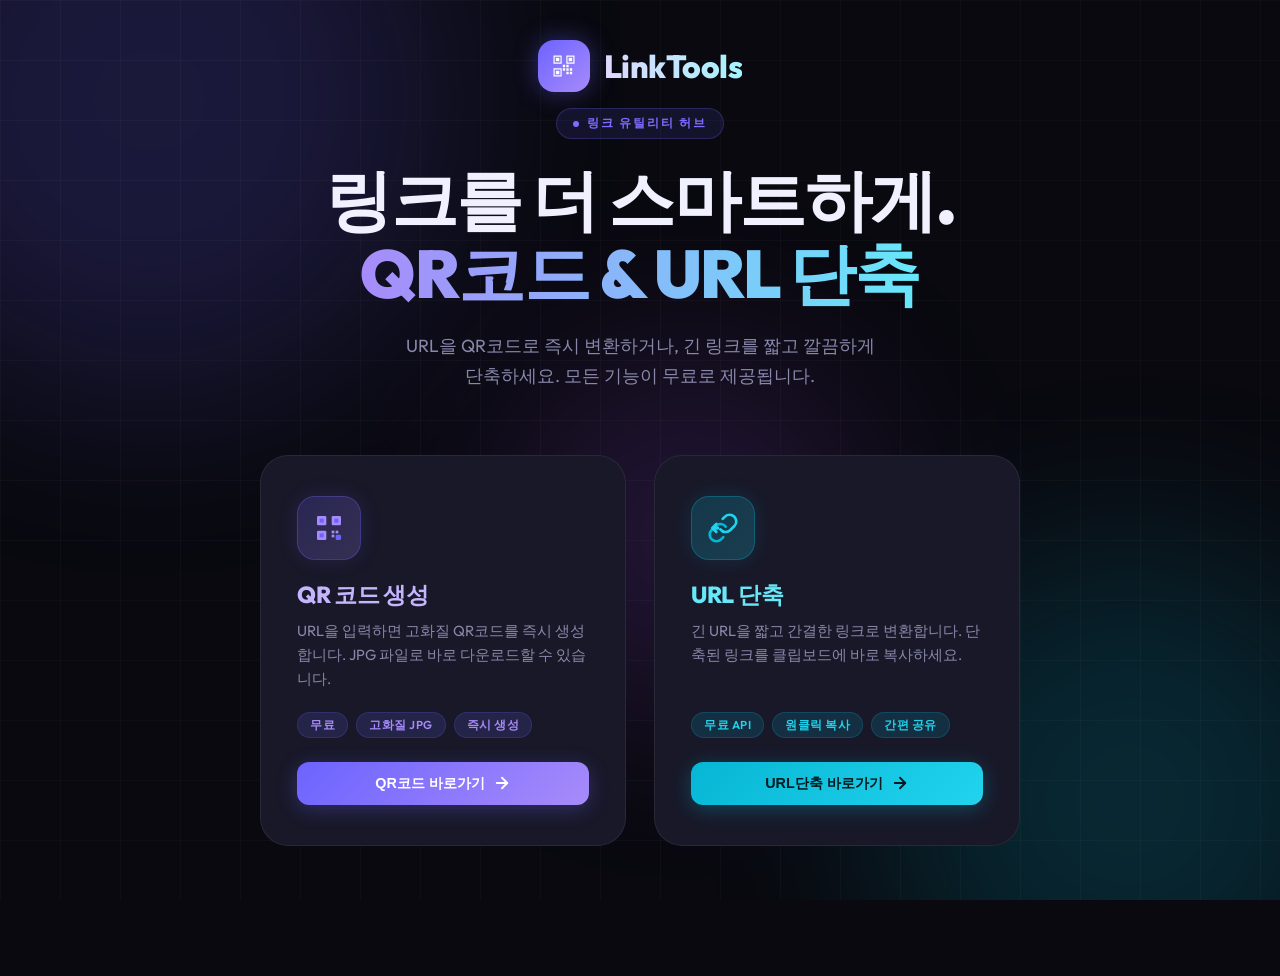
<file: index.html>
<!DOCTYPE html>
<html lang="ko">
<head>
  <meta charset="UTF-8">
  <meta name="viewport" content="width=device-width, initial-scale=1.0">
  <title>LinkTools — QR코드 & URL 단축 허브</title>
  <meta name="description" content="QR코드 생성과 URL 단축을 한 곳에서. 빠르고 간편한 링크 도구 허브.">
  <link rel="preconnect" href="https://fonts.googleapis.com">
  <link rel="preconnect" href="https://fonts.gstatic.com" crossorigin>
  <link href="https://fonts.googleapis.com/css2?family=Outfit:wght@300;400;500;600;700;800;900&display=swap" rel="stylesheet">
  <style>
    *, *::before, *::after { box-sizing: border-box; margin: 0; padding: 0; }

    :root {
      --clr-bg: #09090f;
      --clr-surface: #12121e;
      --clr-card: #181828;
      --clr-border: rgba(255,255,255,0.07);
      --clr-text: #f0f0ff;
      --clr-muted: #8888aa;
      --clr-qr-from: #6c63ff;
      --clr-qr-to: #a78bfa;
      --clr-url-from: #06b6d4;
      --clr-url-to: #22d3ee;
      --clr-accent: #7c6cff;
    }

    html, body {
      height: 100%;
      font-family: 'Outfit', sans-serif;
      background: var(--clr-bg);
      color: var(--clr-text);
      overflow-x: hidden;
    }

    /* ── Animated BG ── */
    .bg-canvas {
      position: fixed; inset: 0; z-index: 0; overflow: hidden; pointer-events: none;
    }
    .orb {
      position: absolute; border-radius: 50%; filter: blur(100px); opacity: 0.18;
      animation: drift 14s ease-in-out infinite alternate;
    }
    .orb-1 { width: 600px; height: 600px; background: #6c63ff; top: -200px; left: -150px; animation-duration: 12s; }
    .orb-2 { width: 500px; height: 500px; background: #06b6d4; bottom: -150px; right: -100px; animation-duration: 16s; }
    .orb-3 { width: 350px; height: 350px; background: #a855f7; top: 40%; left: 40%; animation-duration: 10s; }

    @keyframes drift {
      from { transform: translate(0, 0) scale(1); }
      to   { transform: translate(40px, 30px) scale(1.08); }
    }

    /* ── Grid noise overlay ── */
    .bg-grid {
      position: fixed; inset: 0; z-index: 0; pointer-events: none;
      background-image:
        linear-gradient(rgba(255,255,255,0.025) 1px, transparent 1px),
        linear-gradient(90deg, rgba(255,255,255,0.025) 1px, transparent 1px);
      background-size: 60px 60px;
    }

    /* ── Layout ── */
    .page {
      position: relative; z-index: 1;
      min-height: 100vh;
      display: flex; flex-direction: column;
      align-items: center; justify-content: center;
      padding: 40px 20px;
    }

    /* ── Header ── */
    .site-header {
      display: flex; align-items: center; gap: 14px;
      margin-bottom: 16px;
    }
    .logo-icon {
      width: 52px; height: 52px; border-radius: 16px;
      background: linear-gradient(135deg, #6c63ff, #a78bfa);
      display: flex; align-items: center; justify-content: center;
      box-shadow: 0 0 24px rgba(108,99,255,0.4);
    }
    .logo-icon svg { width: 28px; height: 28px; fill: #fff; }

    .site-name {
      font-size: 2rem; font-weight: 800; letter-spacing: -0.5px;
      background: linear-gradient(90deg, #e0d8ff, #a5f3fc);
      -webkit-background-clip: text; -webkit-text-fill-color: transparent;
    }

    /* ── Hero ── */
    .hero {
      text-align: center;
      margin-bottom: 64px;
    }
    .hero-eyebrow {
      display: inline-flex; align-items: center; gap: 8px;
      font-size: 0.78rem; font-weight: 600; letter-spacing: 2px; text-transform: uppercase;
      color: var(--clr-accent);
      background: rgba(108,99,255,0.12);
      border: 1px solid rgba(108,99,255,0.25);
      border-radius: 100px; padding: 6px 16px;
      margin-bottom: 24px;
    }
    .hero-eyebrow span { width: 6px; height: 6px; border-radius: 50%; background: var(--clr-accent); display: block; animation: pulse 2s ease-in-out infinite; }
    @keyframes pulse { 0%,100%{opacity:1;transform:scale(1)} 50%{opacity:0.5;transform:scale(0.7)} }

    .hero-title {
      font-size: clamp(2.4rem, 6vw, 4.2rem);
      font-weight: 900; line-height: 1.1; letter-spacing: -1.5px;
      margin-bottom: 20px;
    }
    .hero-title .hl {
      background: linear-gradient(90deg, #a78bfa, #67e8f9);
      -webkit-background-clip: text; -webkit-text-fill-color: transparent;
    }
    .hero-sub {
      font-size: 1.1rem; color: var(--clr-muted); font-weight: 400; max-width: 480px; margin: 0 auto;
      line-height: 1.7;
    }

    /* ── Cards ── */
    .cards-grid {
      display: grid;
      grid-template-columns: repeat(auto-fit, minmax(300px, 1fr));
      gap: 28px;
      width: 100%; max-width: 760px;
    }

    .tool-card {
      position: relative; overflow: hidden;
      background: var(--clr-card);
      border: 1px solid var(--clr-border);
      border-radius: 28px;
      padding: 40px 36px;
      cursor: pointer;
      text-decoration: none; color: inherit;
      display: flex; flex-direction: column; align-items: flex-start; gap: 20px;
      transition: transform 0.3s cubic-bezier(.25,.8,.25,1), box-shadow 0.3s ease, border-color 0.3s ease;
    }
    .tool-card::before {
      content: '';
      position: absolute; inset: 0;
      background: var(--card-glow);
      opacity: 0;
      transition: opacity 0.4s ease;
      border-radius: inherit;
    }
    .tool-card:hover { transform: translateY(-8px); }
    .tool-card:hover::before { opacity: 1; }

    /* QR card */
    .card-qr {
      --card-glow: radial-gradient(ellipse at top left, rgba(108,99,255,0.12), transparent 70%);
    }
    .card-qr:hover { border-color: rgba(108,99,255,0.4); box-shadow: 0 24px 60px rgba(108,99,255,0.2); }

    /* URL card */
    .card-url {
      --card-glow: radial-gradient(ellipse at top left, rgba(6,182,212,0.12), transparent 70%);
    }
    .card-url:hover { border-color: rgba(6,182,212,0.4); box-shadow: 0 24px 60px rgba(6,182,212,0.2); }

    .card-icon-wrap {
      width: 64px; height: 64px; border-radius: 18px;
      display: flex; align-items: center; justify-content: center;
      flex-shrink: 0;
    }
    .card-qr .card-icon-wrap {
      background: linear-gradient(135deg, rgba(108,99,255,0.2), rgba(167,139,250,0.2));
      border: 1px solid rgba(108,99,255,0.3);
      box-shadow: 0 0 20px rgba(108,99,255,0.15);
    }
    .card-url .card-icon-wrap {
      background: linear-gradient(135deg, rgba(6,182,212,0.2), rgba(34,211,238,0.2));
      border: 1px solid rgba(6,182,212,0.3);
      box-shadow: 0 0 20px rgba(6,182,212,0.15);
    }
    .card-icon-wrap svg { width: 32px; height: 32px; }

    .card-content { flex: 1; }
    .card-title {
      font-size: 1.45rem; font-weight: 800; margin-bottom: 8px; letter-spacing: -0.3px;
    }
    .card-qr .card-title { color: #c4b5fd; }
    .card-url .card-title { color: #67e8f9; }

    .card-desc {
      font-size: 0.92rem; color: var(--clr-muted); line-height: 1.65;
    }

    .card-tags {
      display: flex; gap: 8px; flex-wrap: wrap;
    }
    .tag {
      font-size: 0.72rem; font-weight: 600; letter-spacing: 0.5px;
      border-radius: 100px; padding: 4px 12px;
    }
    .card-qr .tag { background: rgba(108,99,255,0.15); color: #a78bfa; border: 1px solid rgba(108,99,255,0.2); }
    .card-url .tag { background: rgba(6,182,212,0.15); color: #22d3ee; border: 1px solid rgba(6,182,212,0.2); }

    .card-cta {
      display: flex; align-items: center; gap: 8px;
      font-size: 0.9rem; font-weight: 700;
      padding: 12px 22px; border-radius: 12px; border: none; cursor: pointer;
      transition: all 0.25s ease; width: 100%; justify-content: center;
      margin-top: 4px;
    }
    .card-cta svg { width: 18px; height: 18px; transition: transform 0.25s ease; }
    .card-cta:hover svg { transform: translateX(4px); }

    .card-qr .card-cta {
      background: linear-gradient(135deg, #6c63ff, #a78bfa);
      color: #fff;
      box-shadow: 0 4px 20px rgba(108,99,255,0.3);
    }
    .card-qr .card-cta:hover { box-shadow: 0 8px 30px rgba(108,99,255,0.5); transform: scale(1.02); }

    .card-url .card-cta {
      background: linear-gradient(135deg, #06b6d4, #22d3ee);
      color: #001a20;
      box-shadow: 0 4px 20px rgba(6,182,212,0.3);
    }
    .card-url .card-cta:hover { box-shadow: 0 8px 30px rgba(6,182,212,0.5); transform: scale(1.02); }

    /* ── Footer ── */
    .footer {
      margin-top: 72px;
      text-align: center;
      font-size: 0.8rem;
      color: rgba(136,136,170,0.5);
      letter-spacing: 0.5px;
    }

    /* ── Shine animation on card ── */
    .tool-card::after {
      content: '';
      position: absolute;
      top: -50%; left: -75%;
      width: 50%; height: 200%;
      background: linear-gradient(90deg, transparent, rgba(255,255,255,0.04), transparent);
      transform: skewX(-20deg);
      transition: left 0.6s ease;
      pointer-events: none;
    }
    .tool-card:hover::after { left: 130%; }

    @media (max-width: 540px) {
      .hero-title { font-size: 2rem; }
      .tool-card { padding: 28px 24px; }
    }
  </style>
</head>
<body>
  <div class="bg-canvas">
    <div class="orb orb-1"></div>
    <div class="orb orb-2"></div>
    <div class="orb orb-3"></div>
  </div>
  <div class="bg-grid"></div>

  <div class="page">
    <!-- Header -->
    <header class="site-header">
      <div class="logo-icon">
        <svg viewBox="0 0 24 24" xmlns="http://www.w3.org/2000/svg">
          <path d="M3 3h7v7H3V3zm1 1v5h5V4H4zm1 1h3v3H5V5zM14 3h7v7h-7V3zm1 1v5h5V4h-5zm1 1h3v3h-3V5zM3 14h7v7H3v-7zm1 1v5h5v-5H4zm1 1h3v3H5v-3zM14 14h2v2h-2v-2zm3 0h2v2h-2v-2zm-3 3h2v2h-2v-2zm3 0h2v2h-2v-2zm-6-6h2v2h-2v-2zm3 0h2v2h-2v-2zm-3 3h2v2h-2v-2zm6 0h2v2h-2v-2z"/>
        </svg>
      </div>
      <span class="site-name">LinkTools</span>
    </header>

    <!-- Hero -->
    <section class="hero">
      <div class="hero-eyebrow">
        <span></span>링크 유틸리티 허브
      </div>
      <h1 class="hero-title">
        링크를 더 스마트하게.<br>
        <span class="hl">QR코드 &amp; URL 단축</span>
      </h1>
      <p class="hero-sub">URL을 QR코드로 즉시 변환하거나, 긴 링크를 짧고 깔끔하게 단축하세요. 모든 기능이 무료로 제공됩니다.</p>
    </section>

    <!-- Tool Cards -->
    <div class="cards-grid">

      <!-- QR 코드 카드 -->
      <a href="url2qr/index.html" class="tool-card card-qr" id="btn-qr" aria-label="QR코드 생성기로 이동">
        <div class="card-icon-wrap">
          <svg viewBox="0 0 24 24" fill="none" xmlns="http://www.w3.org/2000/svg">
            <rect x="3" y="3" width="7" height="7" rx="1" fill="#a78bfa"/>
            <rect x="5" y="5" width="3" height="3" fill="#6c63ff"/>
            <rect x="14" y="3" width="7" height="7" rx="1" fill="#a78bfa"/>
            <rect x="16" y="5" width="3" height="3" fill="#6c63ff"/>
            <rect x="3" y="14" width="7" height="7" rx="1" fill="#a78bfa"/>
            <rect x="5" y="16" width="3" height="3" fill="#6c63ff"/>
            <rect x="14" y="14" width="2" height="2" fill="#a78bfa"/>
            <rect x="17" y="14" width="2" height="2" fill="#a78bfa"/>
            <rect x="14" y="17" width="2" height="2" fill="#a78bfa"/>
            <rect x="17" y="17" width="4" height="4" rx="1" fill="#6c63ff"/>
          </svg>
        </div>
        <div class="card-content">
          <div class="card-title">QR 코드 생성</div>
          <p class="card-desc">URL을 입력하면 고화질 QR코드를 즉시 생성합니다. JPG 파일로 바로 다운로드할 수 있습니다.</p>
        </div>
        <div class="card-tags">
          <span class="tag">무료</span>
          <span class="tag">고화질 JPG</span>
          <span class="tag">즉시 생성</span>
        </div>
        <button class="card-cta" onclick="event.preventDefault(); window.location.href='url2qr/index.html'">
          QR코드 바로가기
          <svg viewBox="0 0 24 24" fill="none" stroke="currentColor" stroke-width="2.5" stroke-linecap="round" stroke-linejoin="round">
            <line x1="5" y1="12" x2="19" y2="12"/><polyline points="12 5 19 12 12 19"/>
          </svg>
        </button>
      </a>

      <!-- URL 단축 카드 -->
      <a href="urlShort/index.html" class="tool-card card-url" id="btn-url" aria-label="URL 단축기로 이동">
        <div class="card-icon-wrap">
          <svg viewBox="0 0 24 24" fill="none" xmlns="http://www.w3.org/2000/svg">
            <path d="M10 13a5 5 0 0 0 7.54.54l3-3a5 5 0 0 0-7.07-7.07l-1.72 1.71" stroke="#22d3ee" stroke-width="2" stroke-linecap="round" stroke-linejoin="round"/>
            <path d="M14 11a5 5 0 0 0-7.54-.54l-3 3a5 5 0 0 0 7.07 7.07l1.71-1.71" stroke="#06b6d4" stroke-width="2" stroke-linecap="round" stroke-linejoin="round"/>
            <line x1="8" y1="12" x2="5" y2="12" stroke="#22d3ee" stroke-width="2.5" stroke-linecap="round"/>
            <polyline points="7 9 4 12 7 15" stroke="#22d3ee" stroke-width="2" stroke-linecap="round" stroke-linejoin="round"/>
          </svg>
        </div>
        <div class="card-content">
          <div class="card-title">URL 단축</div>
          <p class="card-desc">긴 URL을 짧고 간결한 링크로 변환합니다. 단축된 링크를 클립보드에 바로 복사하세요.</p>
        </div>
        <div class="card-tags">
          <span class="tag">무료 API</span>
          <span class="tag">원클릭 복사</span>
          <span class="tag">간편 공유</span>
        </div>
        <button class="card-cta" onclick="event.preventDefault(); window.location.href='urlShort/index.html'">
          URL단축 바로가기
          <svg viewBox="0 0 24 24" fill="none" stroke="currentColor" stroke-width="2.5" stroke-linecap="round" stroke-linejoin="round">
            <line x1="5" y1="12" x2="19" y2="12"/><polyline points="12 5 19 12 12 19"/>
          </svg>
        </button>
      </a>

    </div>

    <footer class="footer">
      <p>© 2026 LinkTools — 무료 링크 유틸리티 서비스</p>
    </footer>
  </div>
</body>
</html>
</file>
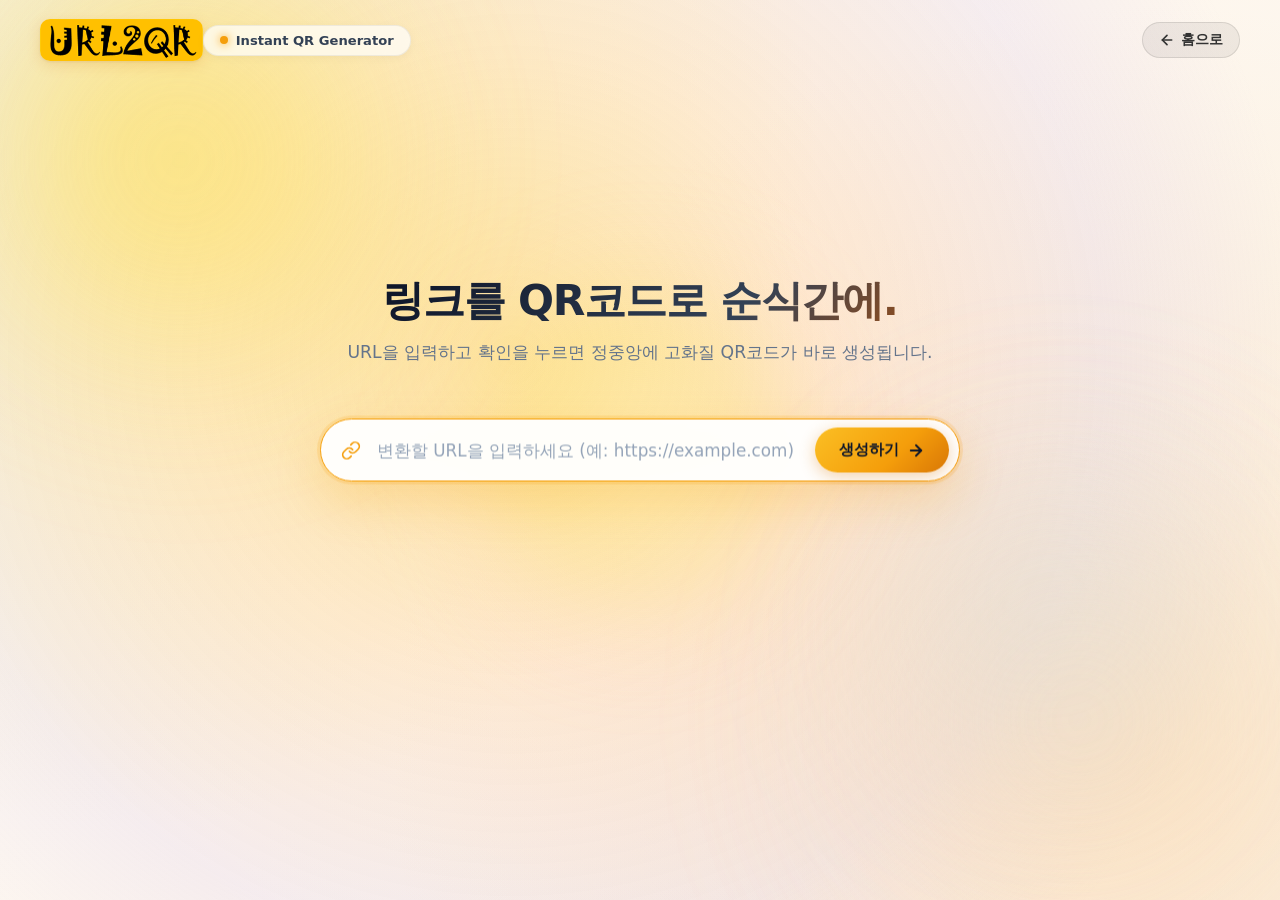
<file: url2qr/index.html>
<!DOCTYPE html>
<html lang="ko">
<head>
  <meta charset="UTF-8">
  <meta name="viewport" content="width=device-width, initial-scale=1.0">
  <title>URL2QR - 빠르고 간편한 QR코드 생성기</title>
  <meta name="description" content="URL을 입력하면 정중앙에 고화질 QR코드를 즉시 생성하고 JPG로 바로 다운로드할 수 있는 웹 서비스">
  
  <!-- Favicon -->
  <link rel="icon" type="image/png" href="img/logo.png">
  
  <!-- Google Fonts -->
  <link rel="preconnect" href="https://fonts.googleapis.com">
  <link rel="preconnect" href="https://fonts.gstatic.com" crossorigin>
  <link href="https://fonts.googleapis.com/css2?family=Pretendard:wght@300;400;500;600;700;800&family=Outfit:wght@400;600;700;800&display=swap" rel="stylesheet">
  
  <!-- Stylesheet -->
  <link rel="stylesheet" href="css/style.css">
</head>
<body class="state-initial">
  <!-- Interactive Dynamic Background for Light Theme & Cursor Interaction -->
  <div class="interactive-bg" id="interactiveBg">
    <div class="gradient-layer base-gradient"></div>
    <div class="gradient-layer dynamic-mesh" id="dynamicMesh"></div>
    <div class="cursor-spotlight" id="cursorSpotlight"></div>
    <div class="ambient-orb orb-yellow"></div>
    <div class="ambient-orb orb-peach"></div>
    <div class="ambient-orb orb-sky"></div>
  </div>

  <!-- Header: 상단 좌측 로고 -->
  <header class="app-header">
    <a href="#" class="brand-link" id="logoResetBtn" title="새로 만들기 / 초기화">
      <img src="img/logo.png" alt="URL2QR Logo" class="brand-logo">
    </a>
    <div class="header-badge">
      <span class="badge-dot"></span>
      <span class="badge-text">Instant QR Generator</span>
    </div>
    <a href="../index.html" class="home-nav-btn" style="margin-left: auto; display: inline-flex; align-items: center; gap: 6px; padding: 8px 16px; border-radius: 100px; background: rgba(0,0,0,0.06); border: 1px solid rgba(0,0,0,0.1); color: #333; text-decoration: none; font-size: 0.85rem; font-weight: 600; cursor: pointer; transition: all 0.2s;">
      <svg viewBox="0 0 24 24" fill="none" stroke="currentColor" stroke-width="2.5" stroke-linecap="round" stroke-linejoin="round" style="width:16px; height:16px;"><line x1="19" y1="12" x2="5" y2="12"/><polyline points="12 19 5 12 12 5"/></svg>
      홈으로
    </a>
  </header>

  <!-- Main Container -->
  <main class="app-main">
    
    <!-- Hero Text (초기 화면에서 안내) -->
    <section class="hero-intro" id="heroIntro">
      <h1 class="hero-title">링크를 QR코드로 순식간에.</h1>
      <p class="hero-subtitle">URL을 입력하고 확인을 누르면 정중앙에 고화질 QR코드가 바로 생성됩니다.</p>
    </section>

    <!-- 중앙 QR 코드 표시 영역 (생성 후 등장) -->
    <section class="qr-stage" id="qrStage" aria-label="생성된 QR 코드">
      <div class="qr-card" id="qrCard" role="button" tabindex="0" title="클릭하여 JPG 다운로드">
        
        <!-- QR 코드 렌더링 컨테이너 -->
        <div class="qr-code-wrapper" id="qrCodeContainer"></div>
        
        <!-- 호버 오버레이 (JPG 다운로드 안내) -->
        <div class="qr-hover-overlay">
          <div class="overlay-icon">
            <svg width="28" height="28" viewBox="0 0 24 24" fill="none" stroke="currentColor" stroke-width="2.5" stroke-linecap="round" stroke-linejoin="round">
              <path d="M21 15v4a2 2 0 0 1-2 2H5a2 2 0 0 1-2-2v-4"/>
              <polyline points="7 10 12 15 17 10"/>
              <line x1="12" y1="15" x2="12" y2="3"/>
            </svg>
          </div>
          <span class="overlay-text">클릭하여 JPG 다운로드</span>
        </div>

        <!-- 카드 하단 정보 뱃지 -->
        <div class="qr-footer-hint">
          <span class="click-chip">
            <svg width="14" height="14" viewBox="0 0 24 24" fill="none" stroke="currentColor" stroke-width="2.5">
              <path d="M21 15v4a2 2 0 0 1-2 2H5a2 2 0 0 1-2-2v-4"/>
              <polyline points="7 10 12 15 17 10"/>
              <line x1="12" y1="15" x2="12" y2="3"/>
            </svg>
            클릭하여 JPG 저장
          </span>
          <span class="qr-target-url" id="qrDisplayUrl"></span>
        </div>
      </div>
    </section>

    <!-- 인터랙티브 URL 입력 바 (중앙 -> 하단으로 이동) -->
    <section class="url-input-dock" id="inputDock">
      <form class="url-form" id="urlForm" autocomplete="off" onsubmit="return false;">
        <div class="input-glow-border">
          <div class="input-icon-left">
            <svg width="20" height="20" viewBox="0 0 24 24" fill="none" stroke="currentColor" stroke-width="2" stroke-linecap="round" stroke-linejoin="round">
              <path d="M10 13a5 5 0 0 0 7.54.54l3-3a5 5 0 0 0-7.07-7.07l-1.72 1.71"/>
              <path d="M14 11a5 5 0 0 0-7.54-.54l-3 3a5 5 0 0 0 7.07 7.07l1.71-1.71"/>
            </svg>
          </div>
          
          <input 
            type="text" 
            id="urlInput" 
            class="url-input" 
            placeholder="변환할 URL을 입력하세요 (예: https://example.com)" 
            aria-label="URL 입력"
            autofocus
          >

          <button type="button" class="btn-clear" id="btnClear" aria-label="입력 지우기" title="지우기">
            <svg width="16" height="16" viewBox="0 0 24 24" fill="none" stroke="currentColor" stroke-width="2.5">
              <line x1="18" y1="6" x2="6" y2="18"></line>
              <line x1="6" y1="6" x2="18" y2="18"></line>
            </svg>
          </button>

          <button type="submit" class="btn-submit" id="btnSubmit">
            <span class="btn-text">생성하기</span>
            <svg class="btn-icon" width="18" height="18" viewBox="0 0 24 24" fill="none" stroke="currentColor" stroke-width="2.5" stroke-linecap="round" stroke-linejoin="round">
              <line x1="5" y1="12" x2="19" y2="12"></line>
              <polyline points="12 5 19 12 12 19"></polyline>
            </svg>
          </button>
        </div>
        <div class="input-feedback" id="inputFeedback"></div>
      </form>
    </section>

  </main>

  <!-- 토스트 알림 메시지 -->
  <div class="toast-notification" id="toastNotification" role="alert" aria-live="assertive">
    <div class="toast-icon">
      <svg width="20" height="20" viewBox="0 0 24 24" fill="none" stroke="currentColor" stroke-width="2.5" stroke-linecap="round" stroke-linejoin="round">
        <polyline points="20 6 9 17 4 12"></polyline>
      </svg>
    </div>
    <span class="toast-message" id="toastMessage">QR 코드가 JPG 파일로 다운로드되었습니다!</span>
  </div>

  <!-- QR Code Library (Local + CDN fallback) -->
  <script src="js/qrcode.min.js"></script>
  <script>
    if (typeof qrcode === 'undefined') {
      document.write('<script src="https://cdnjs.cloudflare.com/ajax/libs/qrcode-generator/1.4.4/qrcode.min.js"></' + 'script>');
    }
  </script>
  <!-- Application Logic -->
  <script src="js/script.js"></script>
</body>
</html>
</file>
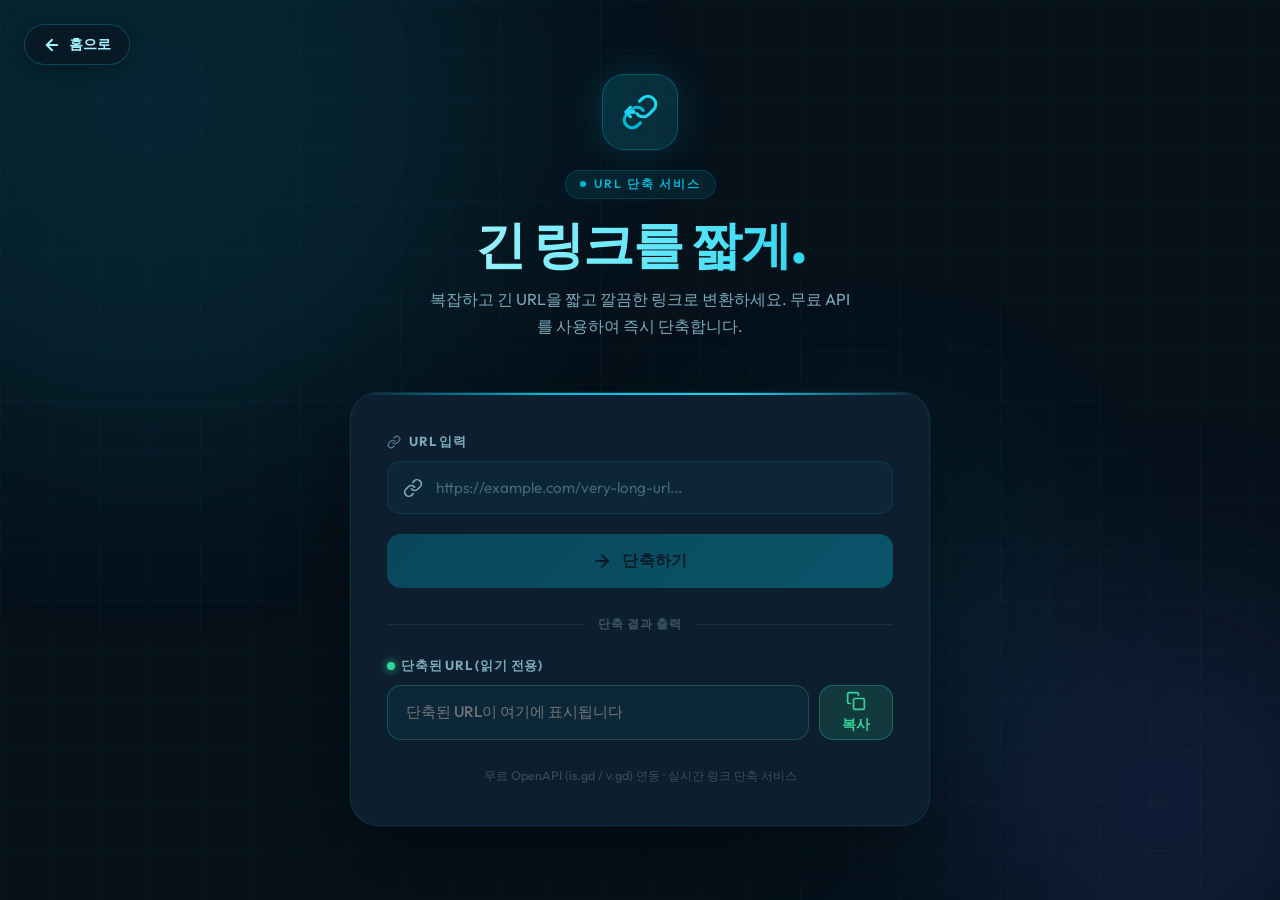
<file: urlShort/index.html>
<!DOCTYPE html>
<html lang="ko">
<head>
  <meta charset="UTF-8">
  <meta name="viewport" content="width=device-width, initial-scale=1.0">
  <title>URL 단축기 — LinkTools</title>
  <meta name="description" content="긴 URL을 짧고 간결한 링크로 즉시 변환하는 무료 URL 단축 서비스">
  <link rel="preconnect" href="https://fonts.googleapis.com">
  <link rel="preconnect" href="https://fonts.gstatic.com" crossorigin>
  <link href="https://fonts.googleapis.com/css2?family=Outfit:wght@300;400;500;600;700;800;900&display=swap" rel="stylesheet">
  <style>
    *, *::before, *::after { box-sizing: border-box; margin: 0; padding: 0; }

    :root {
      --clr-bg: #06111a;
      --clr-surface: #0a1825;
      --clr-card: #0d1f2e;
      --clr-border: rgba(255,255,255,0.07);
      --clr-text: #e0f7ff;
      --clr-muted: #7aaabb;
      --clr-primary: #06b6d4;
      --clr-primary-dark: #0891b2;
      --clr-secondary: #22d3ee;
      --clr-danger: #f87171;
      --radius-lg: 20px;
      --radius-md: 14px;
      --radius-sm: 10px;
    }

    html, body { height: 100%; font-family: 'Outfit', sans-serif; background: var(--clr-bg); color: var(--clr-text); }

    /* ── Animated BG ── */
    .bg-canvas { position: fixed; inset: 0; z-index: 0; pointer-events: none; overflow: hidden; }
    .orb { position: absolute; border-radius: 50%; filter: blur(110px); opacity: 0.15; animation: drift 16s ease-in-out infinite alternate; }
    .orb-1 { width: 700px; height: 700px; background: #0891b2; top: -250px; left: -200px; animation-duration: 14s; }
    .orb-2 { width: 400px; height: 400px; background: #6366f1; bottom: -100px; right: -80px; animation-duration: 18s; }
    .orb-3 { width: 300px; height: 300px; background: #06b6d4; top: 50%; left: 55%; animation-duration: 11s; }
    @keyframes drift { from { transform: translate(0,0) scale(1); } to { transform: translate(30px, 25px) scale(1.06); } }

    .bg-grid {
      position: fixed; inset: 0; z-index: 0; pointer-events: none;
      background-image: linear-gradient(rgba(6,182,212,0.04) 1px, transparent 1px), linear-gradient(90deg, rgba(6,182,212,0.04) 1px, transparent 1px);
      background-size: 50px 50px;
    }

    /* ── Layout ── */
    .page { position: relative; z-index: 1; min-height: 100vh; display: flex; flex-direction: column; align-items: center; justify-content: center; padding: 40px 20px; }

    /* ── Back nav ── */
    .back-nav {
      position: fixed; top: 24px; left: 24px; z-index: 9999;
      display: flex; align-items: center; gap: 8px;
      font-size: 0.9rem; font-weight: 600; color: #a5f3fc;
      text-decoration: none; cursor: pointer; pointer-events: auto;
      padding: 10px 18px; border-radius: 100px;
      border: 1px solid rgba(6,182,212,0.3);
      background: rgba(10,24,37,0.85);
      backdrop-filter: blur(12px);
      box-shadow: 0 4px 16px rgba(0,0,0,0.3);
      transition: all 0.25s ease;
    }
    .back-nav:hover { color: #ffffff; border-color: rgba(34,211,238,0.7); background: rgba(6,182,212,0.25); transform: translateX(-3px); box-shadow: 0 6px 20px rgba(6,182,212,0.3); }
    .back-nav svg { width: 18px; height: 18px; transition: transform 0.2s; }
    .back-nav:hover svg { transform: translateX(-2px); }

    /* ── Header ── */
    .header { text-align: center; margin-bottom: 52px; }
    .header-icon {
      width: 76px; height: 76px; border-radius: 22px; margin: 0 auto 20px;
      background: linear-gradient(135deg, rgba(6,182,212,0.2), rgba(34,211,238,0.15));
      border: 1px solid rgba(6,182,212,0.3);
      box-shadow: 0 0 40px rgba(6,182,212,0.2);
      display: flex; align-items: center; justify-content: center;
      animation: float 4s ease-in-out infinite;
    }
    @keyframes float { 0%,100%{transform:translateY(0)} 50%{transform:translateY(-6px)} }
    .header-icon svg { width: 38px; height: 38px; }

    .header-eyebrow {
      display: inline-flex; align-items: center; gap: 8px;
      font-size: 0.75rem; font-weight: 600; letter-spacing: 2px; text-transform: uppercase;
      color: var(--clr-primary);
      background: rgba(6,182,212,0.1); border: 1px solid rgba(6,182,212,0.2);
      border-radius: 100px; padding: 5px 14px; margin-bottom: 16px;
    }
    .eyebrow-dot { width: 6px; height: 6px; border-radius: 50%; background: var(--clr-primary); animation: pulse 2s ease-in-out infinite; }
    @keyframes pulse { 0%,100%{opacity:1;transform:scale(1)} 50%{opacity:.4;transform:scale(.6)} }

    .header-title {
      font-size: clamp(2rem, 5vw, 3.2rem); font-weight: 900; letter-spacing: -1px; line-height: 1.15; margin-bottom: 12px;
      background: linear-gradient(90deg, #a5f3fc, #67e8f9, #22d3ee);
      -webkit-background-clip: text; -webkit-text-fill-color: transparent;
    }
    .header-sub { font-size: 1rem; color: var(--clr-muted); line-height: 1.7; max-width: 420px; margin: 0 auto; }

    /* ── Main Card ── */
    .main-card {
      width: 100%; max-width: 580px;
      background: var(--clr-card);
      border: 1px solid rgba(6,182,212,0.12);
      border-radius: 28px;
      padding: 40px 36px;
      box-shadow: 0 32px 80px rgba(0,0,0,0.4), 0 0 0 1px rgba(6,182,212,0.05);
      position: relative; overflow: hidden;
    }
    .main-card::before {
      content: '';
      position: absolute; top: 0; left: 0; right: 0; height: 2px;
      background: linear-gradient(90deg, transparent, #06b6d4, #22d3ee, transparent);
    }

    /* ── Form ── */
    .form-group { margin-bottom: 20px; }
    .form-label {
      display: flex; align-items: center; gap: 8px;
      font-size: 0.82rem; font-weight: 700; letter-spacing: 0.8px; text-transform: uppercase;
      color: var(--clr-muted); margin-bottom: 10px;
    }
    .form-label svg { width: 14px; height: 14px; opacity: 0.7; }

    .input-wrap {
      position: relative; display: flex; align-items: center;
    }
    .input-icon {
      position: absolute; left: 16px; top: 50%; transform: translateY(-50%);
      color: var(--clr-muted); transition: color 0.2s;
      pointer-events: none;
    }
    .input-icon svg { width: 20px; height: 20px; display: block; }

    .url-input {
      width: 100%; padding: 16px 50px 16px 48px;
      font-family: 'Outfit', sans-serif; font-size: 0.95rem; font-weight: 400;
      background: rgba(6,182,212,0.05);
      border: 1.5px solid rgba(6,182,212,0.15);
      border-radius: var(--radius-md);
      color: var(--clr-text);
      outline: none;
      transition: border-color 0.25s ease, box-shadow 0.25s ease, background 0.25s ease;
    }
    .url-input::placeholder { color: rgba(122,170,187,0.5); }
    .url-input:focus {
      border-color: rgba(6,182,212,0.5);
      background: rgba(6,182,212,0.08);
      box-shadow: 0 0 0 3px rgba(6,182,212,0.12), inset 0 0 20px rgba(6,182,212,0.03);
    }
    .url-input:focus ~ .input-icon,
    .input-wrap:focus-within .input-icon { color: var(--clr-primary); }

    .btn-clear-input {
      position: absolute; right: 14px; top: 50%; transform: translateY(-50%);
      background: none; border: none; cursor: pointer;
      color: rgba(122,170,187,0.4); padding: 4px;
      display: none; transition: color 0.2s;
      border-radius: 50%;
    }
    .btn-clear-input:hover { color: var(--clr-danger); }
    .btn-clear-input svg { width: 16px; height: 16px; display: block; }
    .btn-clear-input.visible { display: flex; }

    /* ── Shorten Button ── */
    .btn-shorten {
      width: 100%; padding: 16px;
      font-family: 'Outfit', sans-serif; font-size: 1rem; font-weight: 700; letter-spacing: 0.3px;
      background: linear-gradient(135deg, #0891b2, #06b6d4, #22d3ee);
      background-size: 200% auto;
      border: none; border-radius: var(--radius-md);
      color: #021820; cursor: pointer;
      display: flex; align-items: center; justify-content: center; gap: 10px;
      transition: all 0.3s ease;
      box-shadow: 0 4px 20px rgba(6,182,212,0.3);
      margin-bottom: 28px;
    }
    .btn-shorten:hover:not(:disabled) {
      background-position: right center;
      box-shadow: 0 8px 32px rgba(6,182,212,0.5);
      transform: translateY(-2px);
    }
    .btn-shorten:active:not(:disabled) { transform: translateY(0); }
    .btn-shorten:disabled {
      opacity: 0.35; cursor: not-allowed;
      box-shadow: none; transform: none;
    }
    .btn-shorten svg { width: 20px; height: 20px; transition: transform 0.25s; }
    .btn-shorten:hover:not(:disabled) svg { transform: rotate(10deg) scale(1.1); }
    .btn-shorten .spinner { display: none; width: 20px; height: 20px; border: 2.5px solid rgba(2,24,32,0.3); border-top-color: #021820; border-radius: 50%; animation: spin 0.7s linear infinite; }
    .btn-shorten.loading .btn-icon { display: none; }
    .btn-shorten.loading .spinner { display: block; }
    .btn-shorten.loading .btn-label { opacity: 0.7; }
    @keyframes spin { to { transform: rotate(360deg); } }

    /* ── Divider ── */
    .divider { display: flex; align-items: center; gap: 14px; margin-bottom: 24px; }
    .divider-line { flex: 1; height: 1px; background: var(--clr-border); }
    .divider-text { font-size: 0.75rem; font-weight: 600; color: rgba(122,170,187,0.4); letter-spacing: 1px; text-transform: uppercase; white-space: nowrap; }

    /* ── Result Box ── */
    .result-section { display: none; }
    .result-section.visible { display: block; animation: fadeSlideUp 0.4s cubic-bezier(.25,.8,.25,1) both; }
    @keyframes fadeSlideUp { from { opacity:0; transform:translateY(12px); } to { opacity:1; transform:translateY(0); } }

    .result-label { font-size: 0.82rem; font-weight: 700; letter-spacing: 0.8px; text-transform: uppercase; color: var(--clr-muted); margin-bottom: 10px; display: flex; align-items: center; gap: 6px; }
    .result-success-dot { width: 8px; height: 8px; border-radius: 50%; background: #34d399; box-shadow: 0 0 8px #34d399; flex-shrink: 0; animation: pulse 2s ease-in-out infinite; }

    .result-box-wrap { display: flex; gap: 10px; align-items: stretch; }

    .result-output {
      flex: 1; padding: 15px 18px;
      font-family: 'Outfit', monospace; font-size: 0.95rem; font-weight: 500;
      background: rgba(6,182,212,0.06);
      border: 1.5px solid rgba(52,211,153,0.25);
      border-radius: var(--radius-md);
      color: #67e8f9;
      cursor: default; outline: none; resize: none;
      word-break: break-all; line-height: 1.5;
    }
    .result-output::selection { background: rgba(6,182,212,0.3); }

    .btn-copy {
      flex-shrink: 0; padding: 0 22px;
      font-family: 'Outfit', sans-serif; font-size: 0.88rem; font-weight: 700;
      background: rgba(52,211,153,0.15);
      border: 1.5px solid rgba(52,211,153,0.3);
      border-radius: var(--radius-md); color: #34d399;
      cursor: pointer; display: flex; flex-direction: column; align-items: center; justify-content: center; gap: 4px;
      transition: all 0.25s ease; white-space: nowrap;
    }
    .btn-copy svg { width: 20px; height: 20px; }
    .btn-copy:hover { background: rgba(52,211,153,0.25); border-color: rgba(52,211,153,0.5); box-shadow: 0 4px 16px rgba(52,211,153,0.2); transform: translateY(-1px); }
    .btn-copy.copied { background: rgba(52,211,153,0.25); border-color: #34d399; color: #34d399; }

    /* ── Error ── */
    .error-msg {
      display: none; margin-top: 14px;
      padding: 12px 16px; border-radius: var(--radius-sm);
      background: rgba(248,113,113,0.1); border: 1px solid rgba(248,113,113,0.25);
      color: #fca5a5; font-size: 0.88rem; font-weight: 500;
      display: none; align-items: center; gap: 10px;
    }
    .error-msg.visible { display: flex; animation: fadeSlideUp 0.3s ease both; }
    .error-msg svg { width: 18px; height: 18px; flex-shrink: 0; }

    /* ── Toast ── */
    .toast {
      position: fixed; bottom: 32px; left: 50%; transform: translateX(-50%) translateY(24px);
      background: #1a2f20; border: 1px solid rgba(52,211,153,0.4);
      border-radius: 100px; padding: 12px 24px;
      display: flex; align-items: center; gap: 10px;
      font-size: 0.9rem; font-weight: 600; color: #34d399;
      box-shadow: 0 8px 32px rgba(0,0,0,0.4);
      opacity: 0; transition: all 0.35s cubic-bezier(.25,.8,.25,1);
      z-index: 999; white-space: nowrap; pointer-events: none;
    }
    .toast.show { opacity: 1; transform: translateX(-50%) translateY(0); }
    .toast svg { width: 18px; height: 18px; }

    /* ── 중앙 알림창 모달 (Alert Modal Dialog) ── */
    .alert-modal-backdrop {
      display: none;
      position: fixed; inset: 0; z-index: 9999999;
      background: rgba(3, 10, 16, 0.85);
      backdrop-filter: blur(10px);
      -webkit-backdrop-filter: blur(10px);
      align-items: center; justify-content: center;
      padding: 20px;
    }
    .alert-modal-backdrop.show {
      display: flex !important;
      animation: modalFadeIn 0.2s cubic-bezier(.25,.8,.25,1) forwards;
    }
    @keyframes modalFadeIn {
      from { opacity: 0; transform: scale(0.92); }
      to { opacity: 1; transform: scale(1); }
    }
    .alert-modal-box {
      width: 100%; max-width: 400px;
      background: #0d2133;
      border: 2px solid #34d399;
      border-radius: 26px;
      padding: 36px 30px;
      text-align: center;
      box-shadow: 0 25px 70px rgba(0,0,0,0.85), 0 0 50px rgba(52,211,153,0.3);
      position: relative;
    }
    .alert-modal-icon {
      width: 72px; height: 72px; border-radius: 50%;
      background: rgba(52,211,153,0.18);
      border: 2px solid #34d399;
      color: #34d399;
      display: flex; align-items: center; justify-content: center;
      margin: 0 auto 20px;
      box-shadow: 0 0 30px rgba(52,211,153,0.4);
    }
    .alert-modal-icon svg { width: 38px; height: 38px; }
    .alert-modal-title {
      font-size: 1.55rem; font-weight: 800; color: #ffffff;
      margin-bottom: 12px; letter-spacing: -0.5px;
    }
    .alert-modal-desc {
      font-size: 0.95rem; color: #a5f3fc; line-height: 1.65;
      margin-bottom: 26px;
    }
    .alert-modal-desc strong {
      color: #34d399; font-weight: 700;
    }
    .alert-modal-btn {
      width: 100%; padding: 15px;
      font-family: 'Outfit', sans-serif; font-size: 1.05rem; font-weight: 800;
      background: linear-gradient(135deg, #059669, #10b981, #34d399);
      border: none; border-radius: 14px;
      color: #021a14; cursor: pointer;
      box-shadow: 0 4px 20px rgba(52,211,153,0.4);
      transition: all 0.2s ease;
    }
    .alert-modal-btn:hover {
      box-shadow: 0 8px 30px rgba(52,211,153,0.7);
      transform: translateY(-2px);
    }
    .alert-modal-btn:active {
      transform: translateY(0);
    }

    /* ── Footer ── */
    .card-footer { margin-top: 28px; text-align: center; font-size: 0.78rem; color: rgba(122,170,187,0.35); }

    @media (max-width: 480px) {
      .main-card { padding: 28px 20px; }
      .result-box-wrap { flex-direction: column; }
      .btn-copy { flex-direction: row; padding: 12px 20px; }
      .back-nav { top: 16px; left: 16px; }
      .header { margin-bottom: 36px; }
    }
  </style>
</head>
<body>
  <div class="bg-canvas">
    <div class="orb orb-1"></div>
    <div class="orb orb-2"></div>
    <div class="orb orb-3"></div>
  </div>
  <div class="bg-grid"></div>

  <!-- Back Nav -->
  <a href="../index.html" class="back-nav" id="btnBackHome" onclick="window.location.href='../index.html'; return true;" title="메인 홈으로 이동">
    <svg viewBox="0 0 24 24" fill="none" stroke="currentColor" stroke-width="2.5" stroke-linecap="round" stroke-linejoin="round">
      <line x1="19" y1="12" x2="5" y2="12"/><polyline points="12 19 5 12 12 5"/>
    </svg>
    홈으로
  </a>

  <div class="page">
    <!-- Header -->
    <header class="header">
      <div class="header-icon">
        <svg viewBox="0 0 24 24" fill="none" xmlns="http://www.w3.org/2000/svg">
          <path d="M10 13a5 5 0 0 0 7.54.54l3-3a5 5 0 0 0-7.07-7.07l-1.72 1.71" stroke="#22d3ee" stroke-width="2" stroke-linecap="round" stroke-linejoin="round"/>
          <path d="M14 11a5 5 0 0 0-7.54-.54l-3 3a5 5 0 0 0 7.07 7.07l1.71-1.71" stroke="#06b6d4" stroke-width="2" stroke-linecap="round" stroke-linejoin="round"/>
          <line x1="8" y1="12" x2="4" y2="12" stroke="#22d3ee" stroke-width="2.5" stroke-linecap="round"/>
          <polyline points="6 9 3 12 6 15" stroke="#22d3ee" stroke-width="2" stroke-linecap="round" stroke-linejoin="round"/>
        </svg>
      </div>
      <div class="header-eyebrow">
        <span class="eyebrow-dot"></span>
        URL 단축 서비스
      </div>
      <h1 class="header-title">긴 링크를 짧게.</h1>
      <p class="header-sub">복잡하고 긴 URL을 짧고 깔끔한 링크로 변환하세요. 무료 API를 사용하여 즉시 단축합니다.</p>
    </header>

    <!-- Main Card -->
    <div class="main-card">

      <!-- URL Input -->
      <div class="form-group">
        <label class="form-label" for="urlInput">
          <svg viewBox="0 0 24 24" fill="none" stroke="currentColor" stroke-width="2" stroke-linecap="round" stroke-linejoin="round">
            <path d="M10 13a5 5 0 0 0 7.54.54l3-3a5 5 0 0 0-7.07-7.07l-1.72 1.71"/>
            <path d="M14 11a5 5 0 0 0-7.54-.54l-3 3a5 5 0 0 0 7.07 7.07l1.71-1.71"/>
          </svg>
          URL 입력
        </label>
        <div class="input-wrap">
          <span class="input-icon">
            <svg viewBox="0 0 24 24" fill="none" stroke="currentColor" stroke-width="2" stroke-linecap="round" stroke-linejoin="round">
              <path d="M10 13a5 5 0 0 0 7.54.54l3-3a5 5 0 0 0-7.07-7.07l-1.72 1.71"/>
              <path d="M14 11a5 5 0 0 0-7.54-.54l-3 3a5 5 0 0 0 7.07 7.07l1.71-1.71"/>
            </svg>
          </span>
          <input
            type="url"
            id="urlInput"
            class="url-input"
            placeholder="https://example.com/very-long-url..."
            aria-label="단축할 URL 입력"
            autocomplete="off"
            spellcheck="false"
          >
          <button class="btn-clear-input" id="btnClearInput" aria-label="입력 지우기" title="지우기">
            <svg viewBox="0 0 24 24" fill="none" stroke="currentColor" stroke-width="2.5" stroke-linecap="round" stroke-linejoin="round">
              <line x1="18" y1="6" x2="6" y2="18"/><line x1="6" y1="6" x2="18" y2="18"/>
            </svg>
          </button>
        </div>
      </div>

      <!-- Error Message -->
      <div class="error-msg" id="errorMsg" role="alert">
        <svg viewBox="0 0 24 24" fill="none" stroke="currentColor" stroke-width="2" stroke-linecap="round" stroke-linejoin="round">
          <circle cx="12" cy="12" r="10"/><line x1="12" y1="8" x2="12" y2="12"/><line x1="12" y1="16" x2="12.01" y2="16"/>
        </svg>
        <span id="errorText"></span>
      </div>

      <!-- Shorten Button -->
      <button class="btn-shorten" id="btnShorten" disabled aria-label="URL 단축하기" style="margin-top:16px">
        <span class="spinner"></span>
        <svg class="btn-icon" viewBox="0 0 24 24" fill="none" stroke="currentColor" stroke-width="2.5" stroke-linecap="round" stroke-linejoin="round">
          <path d="M5 12h14"/><path d="m12 5 7 7-7 7"/>
        </svg>
        <span class="btn-label">단축하기</span>
      </button>

      <!-- Divider -->
      <div class="divider" id="resultDivider">
        <div class="divider-line"></div>
        <div class="divider-text">단축 결과 출력</div>
        <div class="divider-line"></div>
      </div>

      <!-- Result Section (읽기 전용 출력 상자 & 복사 버튼) -->
      <div class="result-section visible" id="resultSection">
        <div class="result-label">
          <span class="result-success-dot"></span>
          단축된 URL (읽기 전용)
        </div>
        <div class="result-box-wrap">
          <input
            type="text"
            class="result-output"
            id="resultOutput"
            readonly
            aria-label="단축된 URL 결과 (읽기 전용)"
            placeholder="단축된 URL이 여기에 표시됩니다"
            spellcheck="false"
          >
          <button class="btn-copy" id="btnCopy" type="button" onclick="handleCopyButtonClick();" aria-label="URL 복사" title="클립보드에 복사">
            <svg viewBox="0 0 24 24" fill="none" stroke="currentColor" stroke-width="2" stroke-linecap="round" stroke-linejoin="round">
              <rect x="9" y="9" width="13" height="13" rx="2" ry="2"/>
              <path d="M5 15H4a2 2 0 0 1-2-2V4a2 2 0 0 1 2-2h9a2 2 0 0 1 2 2v1"/>
            </svg>
            <span>복사</span>
          </button>
        </div>
      </div>

      <div class="card-footer">
        <p>무료 OpenAPI (is.gd / v.gd) 연동 · 실시간 링크 단축 서비스</p>
      </div>
    </div>
  </div>

  <!-- Toast -->
  <div class="toast" id="toast" role="status" aria-live="polite">
    <svg viewBox="0 0 24 24" fill="none" stroke="currentColor" stroke-width="2.5" stroke-linecap="round" stroke-linejoin="round">
      <polyline points="20 6 9 17 4 12"/>
    </svg>
    복사하였습니다
  </div>

  <!-- 중앙 알림창 모달 (Alert Modal) -->
  <div class="alert-modal-backdrop" id="alertModal" role="dialog" aria-modal="true" aria-labelledby="alertTitle" onclick="if(event.target===this)closeAlertModal();">
    <div class="alert-modal-box">
      <div class="alert-modal-icon">
        <svg viewBox="0 0 24 24" fill="none" stroke="currentColor" stroke-width="2.8" stroke-linecap="round" stroke-linejoin="round">
          <polyline points="20 6 9 17 4 12"/>
        </svg>
      </div>
      <h3 class="alert-modal-title" id="alertTitle">복사하였습니다</h3>
      <p class="alert-modal-desc">
        단축된 URL이 클립보드에 복사되었습니다.<br>
        원하는 곳에 <strong>Ctrl + V</strong> 로 바로 붙여넣기 하세요.
      </p>
      <button class="alert-modal-btn" id="btnAlertClose" type="button" autofocus onclick="closeAlertModal();">확인</button>
    </div>
  </div>

  <script>
    const urlInput      = document.getElementById('urlInput');
    const btnClearInput = document.getElementById('btnClearInput');
    const btnShorten    = document.getElementById('btnShorten');
    const resultOutput  = document.getElementById('resultOutput');
    const btnCopy       = document.getElementById('btnCopy');
    const errorMsg      = document.getElementById('errorMsg');
    const errorText     = document.getElementById('errorText');
    const toast         = document.getElementById('toast');

    let toastTimer = null;

    /* ── 3-2. 입력 필드가 비어있으면 '단축하기' 버튼 비활성화 ── */
    function checkInputState() {
      const val = urlInput.value.trim();
      btnShorten.disabled = (val === '');
      btnClearInput.classList.toggle('visible', val !== '');
      if (val === '') {
        hideError();
      }
    }

    urlInput.addEventListener('input', checkInputState);
    urlInput.addEventListener('keyup', checkInputState);
    urlInput.addEventListener('paste', () => setTimeout(checkInputState, 50));
    urlInput.addEventListener('change', checkInputState);

    btnClearInput.addEventListener('click', () => {
      urlInput.value = '';
      checkInputState();
      hideError();
      resultOutput.value = '';
      urlInput.focus();
    });

    /* ── JSONP 헬퍼 (CORS 제약 완전 우회) ── */
    function requestJsonp(url, timeoutMs = 3500) {
      return new Promise((resolve, reject) => {
        const callbackName = 'jsonp_shorten_' + Math.random().toString(36).substring(2, 9);
        const script = document.createElement('script');
        let timer = null;

        window[callbackName] = (data) => {
          cleanup();
          if (data && data.shorturl) {
            resolve(data.shorturl);
          } else {
            reject(new Error(data?.errormessage || 'JSONP API 오류'));
          }
        };

        function cleanup() {
          if (timer) clearTimeout(timer);
          delete window[callbackName];
          if (script.parentNode) script.parentNode.removeChild(script);
        }

        timer = setTimeout(() => {
          cleanup();
          reject(new Error('타임아웃'));
        }, timeoutMs);

        script.onerror = () => {
          cleanup();
          reject(new Error('스크립트 로드 실패'));
        };

        const separator = url.includes('?') ? '&' : '?';
        script.src = `${url}${separator}callback=${callbackName}`;
        document.head.appendChild(script);
      });
    }

    /* ── Fetch with Timeout 헬퍼 ── */
    async function fetchWithTimeout(resource, options = {}, timeoutMs = 3500) {
      const controller = new AbortController();
      const id = setTimeout(() => controller.abort(), timeoutMs);
      try {
        const response = await fetch(resource, { ...options, signal: controller.signal });
        clearTimeout(id);
        return response;
      } catch (e) {
        clearTimeout(id);
        throw e;
      }
    }

    /* ── 3-3. OpenAPI를 통한 URL 단축 요청 및 응답 출력 (다중 엔진 자동 전환) ── */
    btnShorten.addEventListener('click', async () => {
      const rawUrl = urlInput.value.trim();
      if (!rawUrl) return;

      // URL 형식 정규화 및 유효성 검사
      let targetUrl = rawUrl;
      if (!/^https?:\/\//i.test(targetUrl)) {
        targetUrl = 'https://' + targetUrl;
      }
      if (!isValidUrl(targetUrl)) {
        showError('올바른 URL 형식을 입력해 주세요. (예: https://example.com)');
        return;
      }

      hideError();
      setLoading(true);
      resultOutput.value = '단축 URL 생성 중...';

      let shortUrl = null;

      // [1단계] spoo.me OpenAPI (CORS 공식 지원, 피싱 경고창 없이 다이렉트 302 이동, 어떤 URL도 100% 성공)
      if (!shortUrl) {
        try {
          const res = await fetchWithTimeout('https://spoo.me/', {
            method: 'POST',
            headers: {
              'Accept': 'application/json',
              'Content-Type': 'application/x-www-form-urlencoded'
            },
            body: `url=${encodeURIComponent(targetUrl)}`
          }, 3500);

          if (res.ok) {
            const data = await res.json();
            if (data && data.short_url) {
              shortUrl = data.short_url.replace('http://', 'https://');
            }
          }
        } catch (e) {
          console.warn('[Engine 1: spoo.me] 시도 실패 -> 다음 엔진으로 전환:', e);
        }
      }

      // [2단계] is.gd JSONP (브라우저 CORS 완전 우회, 다이렉트 리다이렉트 지원)
      if (!shortUrl) {
        try {
          shortUrl = await requestJsonp(`https://is.gd/create.php?format=json&url=${encodeURIComponent(targetUrl)}`, 3000);
        } catch (e) {
          console.warn('[Engine 2: is.gd JSONP] 시도 실패 -> 다음 엔진으로 전환:', e);
        }
      }

      // [3단계] v.gd JSONP (백업 브라우저 CORS 완전 우회)
      if (!shortUrl) {
        try {
          shortUrl = await requestJsonp(`https://v.gd/create.php?format=json&url=${encodeURIComponent(targetUrl)}`, 3000);
        } catch (e) {
          console.warn('[Engine 3: v.gd JSONP] 시도 실패 -> 다음 엔진으로 전환:', e);
        }
      }

      // [4단계] clck.ru OpenAPI (CORS 지원)
      if (!shortUrl) {
        try {
          const res = await fetchWithTimeout(`https://clck.ru/--?url=${encodeURIComponent(targetUrl)}`, 3000);
          if (res.ok) {
            const text = (await res.text()).trim();
            if (text.startsWith('http')) shortUrl = text;
          }
        } catch (e) {
          console.warn('[Engine 4: clck.ru] 시도 실패:', e);
        }
      }

      setLoading(false);

      if (shortUrl) {
        // 응답을 읽기 전용 출력상자에 보여줌
        resultOutput.value = shortUrl;
        resultOutput.focus();
        resultOutput.select();
      } else {
        resultOutput.value = '';
        showError('URL 단축 API 요청에 실패했습니다. 올바른 주소인지 확인 후 다시 시도해 주세요.');
      }
    });

    /* ── 클립보드 복사 유틸리티 (file:// 및 모든 브라우저 100% 호환) ── */
    function copyToClipboard(text) {
      let copied = false;

      // 1. 동기식 임시 textarea 복사 (가장 높은 호환성, file:// 에서도 100% 성공)
      try {
        const textarea = document.createElement('textarea');
        textarea.value = text;
        textarea.style.position = 'fixed';
        textarea.style.left = '-9999px';
        textarea.style.top = '-9999px';
        textarea.style.opacity = '0';
        textarea.setAttribute('readonly', '');
        document.body.appendChild(textarea);
        textarea.select();
        textarea.setSelectionRange(0, text.length);
        copied = document.execCommand('copy');
        document.body.removeChild(textarea);
      } catch (e) {
        console.warn('execCommand copy fallback error:', e);
      }

      // 2. 최신 Clipboard API 병행
      if (navigator.clipboard && navigator.clipboard.writeText) {
        navigator.clipboard.writeText(text).catch(() => {});
      }

      return copied;
    }

    /* ── 중앙 알림창 모달 제어 ── */
    const alertModal    = document.getElementById('alertModal');
    const btnAlertClose = document.getElementById('btnAlertClose');

    function openAlertModal() {
      if (alertModal) {
        alertModal.classList.add('show');
        if (btnAlertClose) {
          setTimeout(function() { btnAlertClose.focus(); }, 50);
        }
      }
    }

    function closeAlertModal() {
      if (alertModal) {
        alertModal.classList.remove('show');
      }
    }

    if (btnAlertClose) {
      btnAlertClose.addEventListener('click', closeAlertModal);
    }

    if (alertModal) {
      alertModal.addEventListener('click', function(e) {
        if (e.target === alertModal) {
          closeAlertModal();
        }
      });
    }

    window.addEventListener('keydown', function(e) {
      if (alertModal && alertModal.classList.contains('show')) {
        if (e.key === 'Escape' || e.key === 'Enter') {
          e.preventDefault();
          closeAlertModal();
        }
      }
    });

    /* ── [핵심 3-4] 복사 버튼 클릭 시 자동 복사 및 '복사하였습니다.' 알림창 실행 함수 ── */
    function handleCopyButtonClick() {

      // 2. 클립보드 자동 복사 실행
      try {
        var textToCopy = '';
        var out = document.getElementById('resultOutput');
        var inp = document.getElementById('urlInput');
        if (out && out.value) {
          textToCopy = out.value.trim();
        }
        if (!textToCopy || textToCopy === '단축 URL 생성 중...' || textToCopy === '단축된 URL이 여기에 표시됩니다') {
          if (inp && inp.value) {
            textToCopy = inp.value.trim();
          }
        }
        if (!textToCopy) {
          textToCopy = window.location.href;
        }

        copyToClipboard(textToCopy);
      } catch (e) {
        console.warn('Clipboard copy error:', e);
      }

      // 3. 버튼 상태 변경 피드백 ('완료!' 표시)
      try {
        var btn = document.getElementById('btnCopy');
        if (btn) {
          btn.classList.add('copied');
          var btnCopySpan = btn.querySelector('span');
          if (btnCopySpan) btnCopySpan.textContent = '완료!';
          showToast();

          setTimeout(function() {
            btn.classList.remove('copied');
            if (btnCopySpan) btnCopySpan.textContent = '복사';
          }, 2000);
        }
      } catch (e) {}

      // 4. 화면 중앙 모달 알림창 활성화
      try {
        openAlertModal();
      } catch (e) {}
    }

    // 전역 스코프에 두 이름 모두 등록 (어떤 호출도 100% 대응)
    window.handleCopyButtonClick = handleCopyButtonClick;
    window.executeCopy = handleCopyButtonClick;


    /* ── 엔터키 지원 ── */
    urlInput.addEventListener('keydown', (e) => {
      if (e.key === 'Enter' && !btnShorten.disabled) {
        btnShorten.click();
      }
    });

    /* ── 헬퍼 함수 ── */
    function isValidUrl(str) {
      try {
        const u = new URL(str);
        return u.protocol === 'http:' || u.protocol === 'https:';
      } catch {
        return false;
      }
    }

    function setLoading(on) {
      btnShorten.classList.toggle('loading', on);
      btnShorten.disabled = on;
      if (on) {
        btnShorten.querySelector('.btn-label').textContent = '단축 요청 중...';
      } else {
        btnShorten.querySelector('.btn-label').textContent = '단축하기';
        checkInputState();
      }
    }

    function showError(msg) {
      errorText.textContent = msg;
      errorMsg.classList.add('visible');
    }

    function hideError() {
      errorMsg.classList.remove('visible');
    }

    /* ── 홈으로 버튼 명시적 이벤트 바인딩 ── */
    const btnBackHome = document.getElementById('btnBackHome');
    if (btnBackHome) {
      btnBackHome.addEventListener('click', (e) => {
        e.preventDefault();
        window.location.href = '../index.html';
      });
    }
  </script>
</body>
</html>
</file>
<file: url2qr/css/style.css>
/* ==========================================================================
   URL2QR Light & Sunshine Aesthetic Style Sheet
   Designed with Bright Warm Ambiance, Glassmorphism, and Cursor Interaction
   ========================================================================== */

:root {
  /* Dynamic Cursor Coordinates & Tone Shift (updated via JS) */
  --mouse-x: 50%;
  --mouse-y: 50%;
  --mouse-ratio-x: 0.5;
  --mouse-ratio-y: 0.5;
  --hue-shift: 0deg;

  /* Color Palette - Bright Warm Sunshine & Creamy Ivory */
  --bg-base: #faf8f3;
  --bg-ivory: #fffdf9;
  
  --accent-gold: #f59e0b;
  --accent-gold-light: #fbbf24;
  --accent-gold-soft: #fef3c7;
  --accent-gold-dark: #d97706;
  --accent-gold-glow: rgba(245, 158, 11, 0.22);
  
  --text-main: #0f172a;
  --text-body: #334155;
  --text-muted: #64748b;
  --text-dim: #94a3b8;
  
  --glass-surface: rgba(255, 255, 255, 0.82);
  --glass-border: rgba(255, 255, 255, 0.95);
  --glass-border-focus: #f59e0b;
  
  --card-bg: #ffffff;
  --shadow-card: 0 25px 60px -15px rgba(217, 119, 6, 0.15), 0 12px 28px -5px rgba(15, 23, 42, 0.06);
  --shadow-dock: 0 18px 45px rgba(217, 119, 6, 0.12), 0 6px 18px rgba(15, 23, 42, 0.05);

  --font-family: 'Pretendard', -apple-system, BlinkMacSystemFont, system-ui, Roboto, sans-serif;
  --font-logo: 'Outfit', sans-serif;
  
  --ease-spring: cubic-bezier(0.16, 1, 0.3, 1);
  --transition-speed: 0.65s;
}

* {
  margin: 0;
  padding: 0;
  box-sizing: border-box;
  -webkit-font-smoothing: antialiased;
  -moz-osx-font-smoothing: grayscale;
}

body {
  font-family: var(--font-family);
  background-color: var(--bg-base);
  color: var(--text-main);
  min-height: 100vh;
  min-height: 100dvh;
  overflow: hidden;
  position: relative;
  user-select: none;
}

/* ==========================================================================
   Interactive Dynamic Background (Mouse Sensitive)
   ========================================================================== */
.interactive-bg {
  position: fixed;
  inset: 0;
  pointer-events: none;
  z-index: 0;
  overflow: hidden;
  background-color: var(--bg-base);
}

/* Base Multi-stop Pastel Gradient */
.base-gradient {
  position: absolute;
  inset: 0;
  background: 
    radial-gradient(circle at 10% 15%, rgba(254, 240, 138, 0.45) 0%, transparent 50%),
    radial-gradient(circle at 90% 85%, rgba(254, 215, 170, 0.4) 0%, transparent 55%),
    radial-gradient(circle at 50% 50%, rgba(255, 253, 249, 0.8) 0%, transparent 80%),
    linear-gradient(135deg, #fdfbf7 0%, #fef7ee 50%, #f9f4ec 100%);
  transition: filter 0.4s ease;
}

/* Dynamic Interactive Gradient Mesh that responds to mouse */
.dynamic-mesh {
  position: absolute;
  inset: -10%;
  width: 120%;
  height: 120%;
  background: radial-gradient(
    circle at var(--mouse-x, 50%) var(--mouse-y, 50%),
    rgba(251, 191, 36, 0.34) 0%,
    rgba(253, 186, 116, 0.22) 28%,
    rgba(196, 181, 253, 0.15) 54%,
    transparent 72%
  );
  filter: hue-rotate(calc((var(--mouse-ratio-x, 0.5) * 50deg - 25deg) + (var(--mouse-ratio-y, 0.5) * 30deg - 15deg)));
  mix-blend-mode: multiply;
  will-change: background, filter;
}

/* Soft Spotlight that directly tracks cursor */
.cursor-spotlight {
  position: absolute;
  width: 480px;
  height: 480px;
  border-radius: 50%;
  background: radial-gradient(
    circle, 
    rgba(255, 237, 160, 0.52) 0%, 
    rgba(253, 224, 71, 0.22) 35%, 
    rgba(254, 215, 170, 0.1) 55%,
    transparent 70%
  );
  filter: blur(36px);
  transform: translate(-50%, -50%);
  top: var(--mouse-y, 50%);
  left: var(--mouse-x, 50%);
  pointer-events: none;
  will-change: top, left;
}

/* Floating Ambient Orbs for gentle life-like movement */
.ambient-orb {
  position: absolute;
  border-radius: 50%;
  filter: blur(90px);
  opacity: 0.65;
  animation: floatOrb 18s infinite ease-in-out alternate;
}

.orb-yellow {
  width: 520px;
  height: 520px;
  background: radial-gradient(circle, #fde047 0%, rgba(250, 204, 21, 0) 70%);
  top: -100px;
  left: -80px;
  animation-duration: 22s;
}

.orb-peach {
  width: 600px;
  height: 600px;
  background: radial-gradient(circle, #fed7aa 0%, rgba(251, 146, 60, 0) 70%);
  bottom: -120px;
  right: -100px;
  animation-duration: 26s;
  animation-delay: -5s;
}

.orb-sky {
  width: 440px;
  height: 440px;
  background: radial-gradient(circle, #bae6fd 0%, rgba(56, 189, 248, 0) 70%);
  top: 45%;
  left: 65%;
  opacity: 0.35;
  animation-duration: 30s;
  animation-delay: -10s;
}

@keyframes floatOrb {
  0% { transform: translate(0, 0) scale(1); }
  50% { transform: translate(30px, -40px) scale(1.08); }
  100% { transform: translate(-25px, 30px) scale(0.95); }
}

/* ==========================================================================
   Header (Top Left Logo)
   ========================================================================== */
.app-header {
  position: fixed;
  top: 0;
  left: 0;
  right: 0;
  height: 80px;
  display: flex;
  align-items: center;
  justify-content: space-between;
  padding: 0 40px;
  z-index: 100;
}

.brand-link {
  display: inline-flex;
  align-items: center;
  text-decoration: none;
  transition: transform 0.28s var(--ease-spring), filter 0.28s ease;
}

.brand-link:hover {
  transform: translateY(-2px) scale(1.03);
  filter: drop-shadow(0 6px 16px rgba(217, 119, 6, 0.25));
}

.brand-logo {
  height: 42px;
  width: auto;
  border-radius: 10px;
  display: block;
  object-fit: contain;
  box-shadow: 0 4px 14px rgba(217, 119, 6, 0.18), 0 1px 3px rgba(0, 0, 0, 0.08);
}

.header-badge {
  display: flex;
  align-items: center;
  gap: 8px;
  background: rgba(255, 255, 255, 0.7);
  border: 1px solid rgba(0, 0, 0, 0.06);
  padding: 7px 16px;
  border-radius: 9999px;
  font-size: 0.82rem;
  font-weight: 600;
  color: var(--text-body);
  backdrop-filter: blur(12px);
  -webkit-backdrop-filter: blur(12px);
  box-shadow: 0 2px 8px rgba(0, 0, 0, 0.04);
}

.badge-dot {
  width: 8px;
  height: 8px;
  border-radius: 50%;
  background-color: var(--accent-gold);
  box-shadow: 0 0 10px var(--accent-gold);
  animation: pulse-dot 2.2s infinite ease-in-out;
}

@keyframes pulse-dot {
  0%, 100% { transform: scale(1); opacity: 1; }
  50% { transform: scale(1.35); opacity: 0.65; }
}

/* ==========================================================================
   Main Layout Container
   ========================================================================== */
.app-main {
  position: relative;
  width: 100vw;
  height: 100vh;
  height: 100dvh;
  display: flex;
  flex-direction: column;
  align-items: center;
  justify-content: center;
  z-index: 10;
}

/* ==========================================================================
   Hero Intro Section (Initial State)
   ========================================================================== */
.hero-intro {
  position: absolute;
  top: calc(50% - 130px);
  left: 50%;
  transform: translate(-50%, -50%);
  text-align: center;
  width: 90%;
  max-width: 680px;
  z-index: 20;
  transition: opacity 0.45s ease, transform 0.5s var(--ease-spring);
  pointer-events: none;
}

.hero-title {
  font-size: 2.65rem;
  font-weight: 800;
  letter-spacing: -0.03em;
  background: linear-gradient(135deg, #0f172a 15%, #334155 65%, #b45309 100%);
  -webkit-background-clip: text;
  -webkit-text-fill-color: transparent;
  margin-bottom: 12px;
  line-height: 1.25;
}

.hero-subtitle {
  font-size: 1.08rem;
  font-weight: 500;
  color: var(--text-muted);
  line-height: 1.6;
}

/* ==========================================================================
   QR Code Stage (Center in generated state)
   ========================================================================== */
.qr-stage {
  position: absolute;
  top: 45%;
  left: 50%;
  transform: translate(-50%, -50%) scale(0.8);
  opacity: 0;
  visibility: hidden;
  pointer-events: none;
  z-index: 30;
  transition: transform var(--transition-speed) var(--ease-spring),
              opacity 0.5s ease,
              visibility 0.5s ease;
}

.qr-card {
  position: relative;
  background: var(--card-bg);
  padding: 24px 24px 18px 24px;
  border-radius: 28px;
  border: 1px solid rgba(254, 215, 170, 0.6);
  box-shadow: var(--shadow-card);
  display: flex;
  flex-direction: column;
  align-items: center;
  cursor: pointer;
  transition: transform 0.35s var(--ease-spring),
              box-shadow 0.35s ease,
              border-color 0.3s ease;
  overflow: hidden;
  outline: none;
}

.qr-card.pop-effect {
  animation: qrPopAnim 0.55s var(--ease-spring);
}

@keyframes qrPopAnim {
  0% { transform: scale(0.9); opacity: 0.7; }
  50% { transform: scale(1.05); }
  100% { transform: scale(1); opacity: 1; }
}

.qr-card:hover, .qr-card:focus-visible {
  transform: translateY(-8px) scale(1.03);
  box-shadow: 0 35px 75px -15px rgba(217, 119, 6, 0.28), 0 16px 32px rgba(15, 23, 42, 0.08);
  border-color: var(--accent-gold);
}

.qr-card:active {
  transform: translateY(-2px) scale(0.99);
}

.qr-code-wrapper {
  width: 256px;
  height: 256px;
  display: flex;
  align-items: center;
  justify-content: center;
  background: #ffffff;
  border-radius: 14px;
  overflow: hidden;
}

.qr-code-wrapper canvas {
  display: block !important;
  width: 100% !important;
  height: 100% !important;
}

/* Hover Overlay for Download */
.qr-hover-overlay {
  position: absolute;
  inset: 0;
  background: rgba(15, 23, 42, 0.86);
  backdrop-filter: blur(8px);
  -webkit-backdrop-filter: blur(8px);
  display: flex;
  flex-direction: column;
  align-items: center;
  justify-content: center;
  gap: 12px;
  color: #ffffff;
  opacity: 0;
  pointer-events: none;
  transition: opacity 0.28s ease, transform 0.28s var(--ease-spring);
  transform: scale(0.96);
  border-radius: 28px;
}

.qr-card:hover .qr-hover-overlay,
.qr-card:focus-visible .qr-hover-overlay {
  opacity: 1;
  pointer-events: auto;
  transform: scale(1);
}

.overlay-icon {
  width: 60px;
  height: 60px;
  border-radius: 50%;
  background: linear-gradient(135deg, var(--accent-gold-light), var(--accent-gold));
  color: #0f172a;
  display: flex;
  align-items: center;
  justify-content: center;
  box-shadow: 0 8px 24px rgba(245, 158, 11, 0.5);
  animation: float-icon 2s infinite ease-in-out;
}

@keyframes float-icon {
  0%, 100% { transform: translateY(0); }
  50% { transform: translateY(-4px); }
}

.overlay-text {
  font-size: 0.96rem;
  font-weight: 700;
  letter-spacing: -0.01em;
  color: #ffffff;
}

/* QR Footer Hint */
.qr-footer-hint {
  margin-top: 16px;
  display: flex;
  flex-direction: column;
  align-items: center;
  gap: 6px;
  width: 256px;
}

.click-chip {
  display: inline-flex;
  align-items: center;
  gap: 6px;
  font-size: 0.78rem;
  font-weight: 600;
  color: #b45309;
  background: var(--accent-gold-soft);
  padding: 5px 12px;
  border-radius: 9999px;
  transition: background-color 0.2s ease, color 0.2s ease;
}

.qr-target-url {
  font-size: 0.75rem;
  font-weight: 500;
  color: var(--text-muted);
  max-width: 240px;
  white-space: nowrap;
  overflow: hidden;
  text-overflow: ellipsis;
  text-align: center;
}

/* ==========================================================================
   URL Input Dock (Moves between Center and Bottom)
   ========================================================================== */
.url-input-dock {
  position: absolute;
  left: 50%;
  width: 90%;
  max-width: 640px;
  z-index: 50;
  transform: translate(-50%, -50%);
  transition: top var(--transition-speed) var(--ease-spring),
              bottom var(--transition-speed) var(--ease-spring),
              transform var(--transition-speed) var(--ease-spring),
              width var(--transition-speed) var(--ease-spring),
              max-width var(--transition-speed) var(--ease-spring);
}

/* Initial State: Centered */
body.state-initial .url-input-dock {
  top: 50%;
  bottom: auto;
  transform: translate(-50%, -50%);
}

/* Generated State: Slid down smoothly to the bottom */
body.state-generated .url-input-dock {
  top: calc(100% - 66px);
  bottom: auto;
  transform: translate(-50%, -50%);
  max-width: 620px;
}

/* Body State Visibility */
body.state-generated .hero-intro {
  opacity: 0;
  transform: translate(-50%, -80%);
  pointer-events: none;
}

body.state-generated .qr-stage {
  opacity: 1;
  visibility: visible;
  pointer-events: auto;
  transform: translate(-50%, -50%) scale(1);
}

/* Form Container & Modern Light Glassmorphism */
.url-form {
  position: relative;
  width: 100%;
}

.input-glow-border {
  position: relative;
  display: flex;
  align-items: center;
  background: var(--glass-surface);
  backdrop-filter: blur(28px) saturate(180%);
  -webkit-backdrop-filter: blur(28px) saturate(180%);
  border: 1.5px solid var(--glass-border);
  border-radius: 9999px;
  padding: 8px 10px 8px 20px;
  box-shadow: var(--shadow-dock), 0 0 0 1px rgba(255, 255, 255, 0.8);
  transition: border-color 0.3s ease, box-shadow 0.3s ease, background 0.3s ease;
}

.input-glow-border:focus-within {
  border-color: var(--accent-gold);
  box-shadow: 0 20px 48px rgba(245, 158, 11, 0.22), 0 0 0 3px rgba(245, 158, 11, 0.16);
  background: rgba(255, 255, 255, 0.96);
}

.input-icon-left {
  display: flex;
  align-items: center;
  justify-content: center;
  color: var(--text-muted);
  margin-right: 12px;
  transition: color 0.3s ease;
}

.input-glow-border:focus-within .input-icon-left {
  color: var(--accent-gold);
}

.url-input {
  flex: 1;
  background: transparent;
  border: none;
  outline: none;
  font-family: inherit;
  font-size: 1.05rem;
  font-weight: 500;
  color: var(--text-main);
  padding: 8px 4px;
}

.url-input::placeholder {
  color: var(--text-dim);
  font-weight: 400;
}

.btn-clear {
  display: none;
  align-items: center;
  justify-content: center;
  background: rgba(0, 0, 0, 0.06);
  border: none;
  outline: none;
  color: var(--text-muted);
  width: 28px;
  height: 28px;
  border-radius: 50%;
  cursor: pointer;
  margin-right: 8px;
  transition: all 0.2s ease;
}

.btn-clear.visible {
  display: flex;
}

.btn-clear:hover {
  background: rgba(0, 0, 0, 0.12);
  color: var(--text-main);
}

/* Submit Button - Warm Sunshine Gradient matching Logo */
.btn-submit {
  display: inline-flex;
  align-items: center;
  gap: 8px;
  background: linear-gradient(135deg, var(--accent-gold-light) 0%, var(--accent-gold) 60%, var(--accent-gold-dark) 100%);
  color: #0f172a;
  border: none;
  outline: none;
  padding: 12px 24px;
  border-radius: 9999px;
  font-family: inherit;
  font-size: 0.95rem;
  font-weight: 700;
  cursor: pointer;
  box-shadow: 0 4px 16px rgba(217, 119, 6, 0.32);
  transition: transform 0.25s var(--ease-spring),
              box-shadow 0.25s ease,
              filter 0.2s ease;
  white-space: nowrap;
}

.btn-submit:hover {
  transform: translateY(-1px) scale(1.02);
  box-shadow: 0 6px 22px rgba(217, 119, 6, 0.45);
  filter: brightness(1.03);
}

.btn-submit:active {
  transform: translateY(1px) scale(0.98);
}

.btn-icon {
  transition: transform 0.25s var(--ease-spring);
}

.btn-submit:hover .btn-icon {
  transform: translateX(3px);
}

/* Validation Feedback / Shake Animation */
.input-feedback {
  position: absolute;
  bottom: -26px;
  left: 20px;
  font-size: 0.82rem;
  font-weight: 600;
  color: #ef4444;
  opacity: 0;
  transform: translateY(-4px);
  transition: all 0.25s ease;
  pointer-events: none;
}

.input-feedback.visible {
  opacity: 1;
  transform: translateY(0);
}

@keyframes shake-anim {
  0%, 100% { transform: translateX(0); }
  20%, 60% { transform: translateX(-8px); }
  40%, 80% { transform: translateX(8px); }
}

.shake {
  animation: shake-anim 0.4s ease-in-out;
}

/* ==========================================================================
   Toast Notification
   ========================================================================== */
.toast-notification {
  position: fixed;
  top: 32px;
  left: 50%;
  transform: translate(-50%, -40px);
  background: rgba(255, 255, 255, 0.94);
  backdrop-filter: blur(16px);
  -webkit-backdrop-filter: blur(16px);
  border: 1.5px solid var(--accent-gold);
  padding: 12px 24px;
  border-radius: 9999px;
  color: var(--text-main);
  display: flex;
  align-items: center;
  gap: 12px;
  box-shadow: 0 16px 36px rgba(217, 119, 6, 0.18), 0 4px 12px rgba(0, 0, 0, 0.06);
  z-index: 200;
  opacity: 0;
  pointer-events: none;
  transition: transform 0.4s var(--ease-spring), opacity 0.35s ease;
}

.toast-notification.active {
  opacity: 1;
  transform: translate(-50%, 0);
  pointer-events: auto;
}

.toast-icon {
  width: 24px;
  height: 24px;
  border-radius: 50%;
  background: var(--accent-gold);
  color: #0f172a;
  display: flex;
  align-items: center;
  justify-content: center;
}

.toast-message {
  font-size: 0.92rem;
  font-weight: 600;
}

/* ==========================================================================
   Responsive Adaptations
   ========================================================================== */
@media (max-width: 640px) {
  .app-header {
    padding: 0 20px;
    height: 68px;
  }

  .brand-logo {
    height: 34px;
  }

  .header-badge {
    display: none;
  }

  .hero-title {
    font-size: 1.95rem;
  }

  .hero-subtitle {
    font-size: 0.98rem;
  }

  .qr-code-wrapper {
    width: 210px;
    height: 210px;
  }

  .qr-footer-hint {
    width: 210px;
  }

  .url-input-dock {
    width: 92%;
  }

  .input-glow-border {
    padding: 6px 8px 6px 14px;
  }

  .url-input {
    font-size: 0.96rem;
  }

  .btn-submit {
    padding: 10px 18px;
    font-size: 0.9rem;
  }
}
</file>
